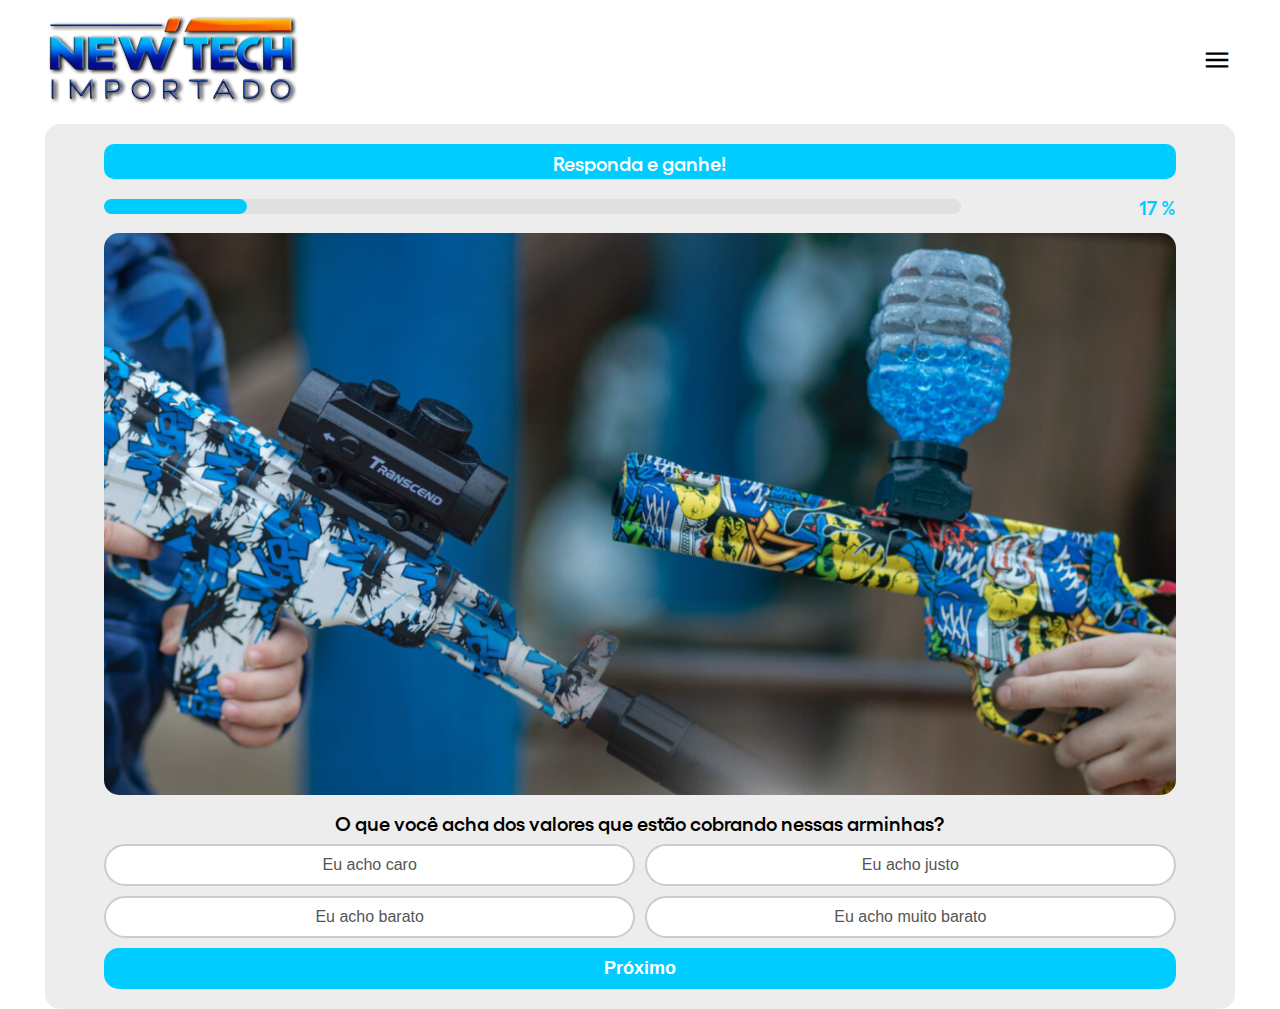
<file: index.html>
<!DOCTYPE html><html lang="pt-br"><head>
    <meta charset="UTF-8">
    <meta name="viewport" content="width=device-width, initial-scale=1, maximum-scale=1, user-scalable=no">
    <link rel="stylesheet" href="css/styles.css">
    <link rel="stylesheet" href="css/fonts.css">

    <link rel="icon" href="images/favico.jpg" type="image/x-icon">
    <link rel="apple-touch-icon" sizes="180x180" href="images/favico.jpg">

    <link rel="stylesheet" href="https://fonts.googleapis.com/css2?family=Material+Symbols+Outlined:opsz,wght,FILL,GRAD@20..48,100..700,0..1,-50..200">
    <title>OrbiGel</title>

    <script>
        function onLoad() {
            var links = document.getElementsByTagName("a");

            for (var i = 0, n = links.length; i < n; i++) {
            if (links[i].href.includes("#")) {
                continue;
            }

            var href =
                links[i].href.trim() +
                (links[i].href.indexOf("?") > 0 ? "&" : "?") +
                document.location.search.replace("?", "").toString();
            links[i].href = href;
            }
        }

        document.addEventListener("DOMContentLoaded", onLoad);
    </script>

<!-- Google tag (gtag.js) -->
<script async src="https://www.googletagmanager.com/gtag/js?id=G-37XKR5E70R"></script>
<script>
  window.dataLayer = window.dataLayer || [];
  function gtag(){dataLayer.push(arguments);}
  gtag('js', new Date());

  gtag('config', 'G-37XKR5E70R');
</script>

</head> 
<body>




    <nav class="navbar" style="padding-top: 15px; margin-bottom: 5px;">
        <div class="menu-icon" style="padding-left: 3%;">
            <img src="images/Logo minha.png" style="height: 10vh;" alt="Logo Central Vivara">
        </div>

        <div class="logo-central">
        </div>

        <div class="menu-icon" style="padding-right: 3%;">
            <span class="material-symbols-outlined" style="font-size: 30px; padding-right: 10px; color: black">menu</span>
        </div>
    </nav>
    

    <div class="pergunta"> 

        <!--------------------- Barra de progresso --------------------->

        <div style="padding-bottom: 20px;"></div>

        <div id="respondaeganhe" class="respondaeganhe">
            <p style="font-family: 'GellixSemiBold';">Responda e ganhe!</p>
        </div>

        <div id="barradeprogresso" class="container" style="padding-bottom: 5px;">
            <div class="progress-bar-container">
                <div class="progress-bar">
                    <div class="progress" id="progress"></div>
                </div>
                <div class="progress-text" id="progress-text">20%</div>
            </div>
        </div>


        <!--------------------- Pergunta 1 --------------------->

        <div id="p1">

            <img src="images/quiz_4.png" style="width: 90%; display: flex; margin: 0 auto; border-radius: 15px;">

            <p class="pergunta_title">O que você acha dos valores que estão cobrando nessas arminhas?</p>

            <ul class="quiz-options">
                <li><button>Eu acho caro</button></li>
                <li><button>Eu acho justo</button></li>
                <li><button>Eu acho barato</button></li>
                <li><button>Eu acho muito barato</button></li>
            </ul>

        </div>

        <!--------------------- Pergunta 2 --------------------->

        <div id="p2" style="display: none">
            <img src="images/quiz_5.png" style="width: 90%; display: flex; margin: 0 auto; border-radius: 15px;">
            <p class="pergunta_title">Você acha divertido brincar com essas arminhas de brinquedo?</p>
            <ul class="quiz-options">
                <li><button>Sim, adoro brincar!</button></li>
                <li><button>Mais ou menos!</button></li>
                <li><button>Gostava quando era novo.</button></li>
                <li><button>Não, não acho divertido!</button></li>
            </ul>
        </div>

        <!--------------------- Pergunta 3 --------------------->

        <div id="p3" style="display: none">
            <img src="images/quiz_6.png" style="width: 90%; display: flex; margin: 0 auto; border-radius: 15px;">
            <p class="pergunta_title">Você conhece alguém que possui uma arminha de gel dessas</p>
            <ul class="quiz-options">
                <li><button>Sim, conheço familiares</button></li>
                <li><button>Já vídeos sobre a arminha</button></li>
                <li><button>Eu tenho uma em casa</button></li>
                <li><button>Nunca ouvi falar!</button></li>
            </ul>
        </div>

        <!--------------------- Pergunta 4 --------------------->

        <div id="p4" style="display: none">
            <img src="images/quiz_2.png" style="width: 90%; display: flex; margin: 0 auto; border-radius: 15px;">
            <p class="pergunta_title">Você ja possui alguma arminha de gel dessas?</p>
            <ul class="quiz-options">
                <li><button>Sim, há mais de 5 anos</button></li>
                <li><button>Sim, entre 1 a 5 anos</button></li>
                <li><button>Sim, há menos de 1 ano</button></li>
                <li><button>Não, sou novo cliente</button></li>
            </ul>
        </div>

        <!--------------------- Pergunta 5 --------------------->

        <div id="p5" style="display: none">
            <img src="images/quiz_7.png" style="width: 90%; display: flex; margin: 0 auto; border-radius: 15px;">
            <p class="pergunta_title">Por onde você conheceu esse brinquedo?</p>
            <ul class="quiz-options">
                <li><button>Pelo instagram</button></li>
                <li><button>Pelo tiktok</button></li>
                <li><button>Pelo Facebook</button></li>
                <li><button>Outro lugar</button></li>
            </ul>
        </div>




        <!--------------------- Receber de Graça --------------------->

        <div id="p6" style="display: none">
        <div class="respondaeganhe">
            <p style="font-family: 'GellixSemiBold';">Parabéns!</p>
        </div>

          <img src="images/final_ganhou.png" style="width: 90%; display: flex; margin: 0 auto; border-radius: 15px;">
          

          <p style="padding: 25px;">
            Como forma de agradecimento, você ganhou <strong>uma super oferta de 70% de desconto em todos os brinquedos da "Newtech"!</strong>

            <br><br>
            Esperamos que você aproveite ao máximo as suas arminhas de gel e que elas tragam ainda mais diversão para você e sua família.
            <br><br>
            Com carinho,<br>
            Equipe <strong>NEWTECH!</strong> 
          </p>
      </div>





        <!--------------------- Botão de seguir --------------------->
    
        <div class="question-container">
                <div class="question" id="question1" style="display:none;"></div>
                <div class="question" id="question2" style="display:none;"></div>
                <div class="question" id="question3" style="display:none;"></div>
                <div class="question" id="question4" style="display:none;"></div>
                <div class="question" id="question5" style="display:none;"></div>
                <div class="question" id="question6" style="display:none;"></div>
        </div>

        <div style="padding-bottom: 10px;"></div>
    
        <button class="next-button" id="next-button" onclick="nextQuestion()">Próximo</button>
        
        <div style="padding-bottom: 20px;"></div>

        
    </div>

    


    <script src="js/scripts.js"></script>




    <script>
        document.querySelectorAll('.quiz-options button').forEach(button => {
            button.addEventListener('click', () => {
                document.querySelectorAll('.quiz-options button').forEach(btn => btn.style.borderColor = '#ccc');
                button.style.borderColor = '#00CCFF';
                button.style.backgroundColor = '#DBE2FF';
            });
        });
    </script>




</body></html>
</file>
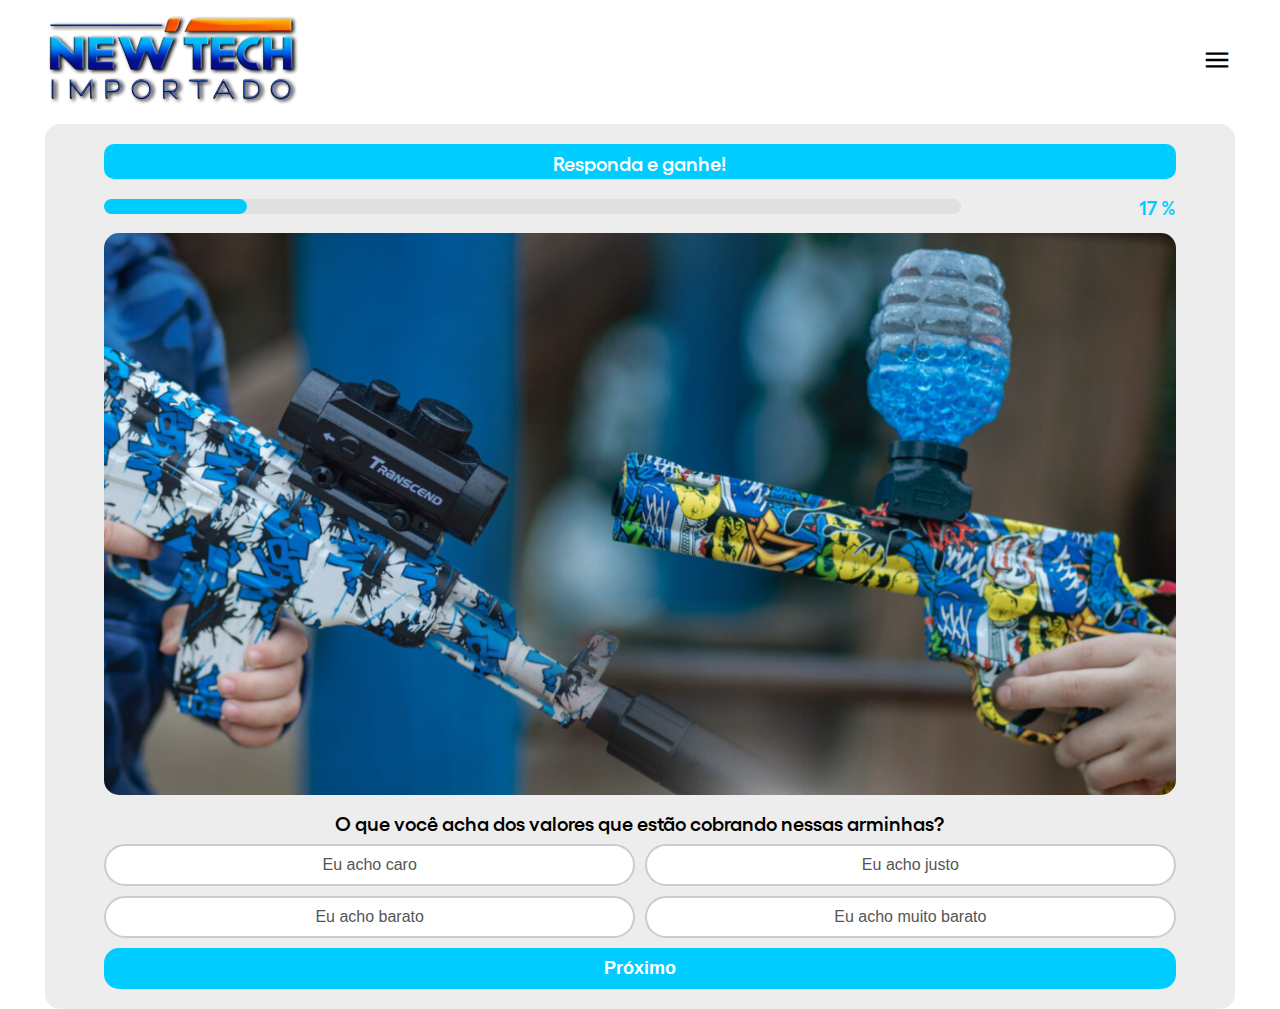
<file: index.html.html>
<!DOCTYPE html><html lang="pt-br"><head>
    <meta charset="UTF-8">
    <meta name="viewport" content="width=device-width, initial-scale=1, maximum-scale=1, user-scalable=no">
    <link rel="stylesheet" href="css/styles.css">
    <link rel="stylesheet" href="css/fonts.css">

    <link rel="icon" href="images/favico.jpg" type="image/x-icon">
    <link rel="apple-touch-icon" sizes="180x180" href="images/favico.jpg">

    <link rel="stylesheet" href="https://fonts.googleapis.com/css2?family=Material+Symbols+Outlined:opsz,wght,FILL,GRAD@20..48,100..700,0..1,-50..200">
    <title>OrbiGel</title>

    <script>
        function onLoad() {
            var links = document.getElementsByTagName("a");

            for (var i = 0, n = links.length; i < n; i++) {
            if (links[i].href.includes("#")) {
                continue;
            }

            var href =
                links[i].href.trim() +
                (links[i].href.indexOf("?") > 0 ? "&" : "?") +
                document.location.search.replace("?", "").toString();
            links[i].href = href;
            }
        }

        document.addEventListener("DOMContentLoaded", onLoad);
    </script>
<!-- Google tag (gtag.js) -->
<script async src="https://www.googletagmanager.com/gtag/js?id=G-37XKR5E70R"></script>
<script>
  window.dataLayer = window.dataLayer || [];
  function gtag(){dataLayer.push(arguments);}
  gtag('js', new Date());

  gtag('config', 'G-37XKR5E70R');
</script>

</head>
<body>




    <nav class="navbar" style="padding-top: 15px; margin-bottom: 5px;">
        <div class="menu-icon" style="padding-left: 3%;">
            <img src="images/Logo minha.png" style="height: 10vh;" alt="Logo Central Vivara">
        </div>

        <div class="logo-central">
        </div>

        <div class="menu-icon" style="padding-right: 3%;">
            <span class="material-symbols-outlined" style="font-size: 30px; padding-right: 10px; color: black">menu</span>
        </div>
    </nav>
    

    <div class="pergunta"> 

        <!--------------------- Barra de progresso --------------------->

        <div style="padding-bottom: 20px;"></div>

        <div id="respondaeganhe" class="respondaeganhe">
            <p style="font-family: 'GellixSemiBold';">Responda e ganhe!</p>
        </div>

        <div id="barradeprogresso" class="container" style="padding-bottom: 5px;">
            <div class="progress-bar-container">
                <div class="progress-bar">
                    <div class="progress" id="progress"></div>
                </div>
                <div class="progress-text" id="progress-text">20%</div>
            </div>
        </div>


        <!--------------------- Pergunta 1 --------------------->

        <div id="p1">

            <img src="images/quiz_4.png" style="width: 90%; display: flex; margin: 0 auto; border-radius: 15px;">

            <p class="pergunta_title">O que você acha dos valores que estão cobrando nessas arminhas?</p>

            <ul class="quiz-options">
                <li><button>Eu acho caro</button></li>
                <li><button>Eu acho justo</button></li>
                <li><button>Eu acho barato</button></li>
                <li><button>Eu acho muito barato</button></li>
            </ul>

        </div>

        <!--------------------- Pergunta 2 --------------------->

        <div id="p2" style="display: none">
            <img src="images/quiz_5.png" style="width: 90%; display: flex; margin: 0 auto; border-radius: 15px;">
            <p class="pergunta_title">Você acha divertido brincar com essas arminhas de brinquedo?</p>
            <ul class="quiz-options">
                <li><button>Sim, adoro brincar!</button></li>
                <li><button>Mais ou menos!</button></li>
                <li><button>Gostava quando era novo.</button></li>
                <li><button>Não, não acho divertido!</button></li>
            </ul>
        </div>

        <!--------------------- Pergunta 3 --------------------->

        <div id="p3" style="display: none">
            <img src="images/quiz_6.png" style="width: 90%; display: flex; margin: 0 auto; border-radius: 15px;">
            <p class="pergunta_title">Você conhece alguém que possui uma arminha de gel dessas</p>
            <ul class="quiz-options">
                <li><button>Sim, conheço familiares</button></li>
                <li><button>Já vídeos sobre a arminha</button></li>
                <li><button>Eu tenho uma em casa</button></li>
                <li><button>Nunca ouvi falar!</button></li>
            </ul>
        </div>

        <!--------------------- Pergunta 4 --------------------->

        <div id="p4" style="display: none">
            <img src="images/quiz_2.png" style="width: 90%; display: flex; margin: 0 auto; border-radius: 15px;">
            <p class="pergunta_title">Você ja possui alguma arminha de gel dessas?</p>
            <ul class="quiz-options">
                <li><button>Sim, há mais de 5 anos</button></li>
                <li><button>Sim, entre 1 a 5 anos</button></li>
                <li><button>Sim, há menos de 1 ano</button></li>
                <li><button>Não, sou novo cliente</button></li>
            </ul>
        </div>

        <!--------------------- Pergunta 5 --------------------->

        <div id="p5" style="display: none">
            <img src="images/quiz_7.png" style="width: 90%; display: flex; margin: 0 auto; border-radius: 15px;">
            <p class="pergunta_title">Por onde você conheceu esse brinquedo?</p>
            <ul class="quiz-options">
                <li><button>Pelo instagram</button></li>
                <li><button>Pelo tiktok</button></li>
                <li><button>Pelo Facebook</button></li>
                <li><button>Outro lugar</button></li>
            </ul>
        </div>




        <!--------------------- Receber de Graça --------------------->

        <div id="p6" style="display: none">
        <div class="respondaeganhe">
            <p style="font-family: 'GellixSemiBold';">Parabéns!</p>
        </div>

          <img src="images/final_ganhou.png" style="width: 90%; display: flex; margin: 0 auto; border-radius: 15px;">
          

          <p style="padding: 25px;">
            Como forma de agradecimento, você ganhou <strong>uma super oferta de 70% de desconto em todos os brinquedos da "Newtech"!</strong>

            <br><br>
            Esperamos que você aproveite ao máximo as suas arminhas de gel e que elas tragam ainda mais diversão para você e sua família.
            <br><br>
            Com carinho,<br>
            Equipe <strong>NEWTECH!<strong> 
          </p>
      </div>





        <!--------------------- Botão de seguir --------------------->
    
        <div class="question-container">
                <div class="question" id="question1" style="display:none;"></div>
                <div class="question" id="question2" style="display:none;"></div>
                <div class="question" id="question3" style="display:none;"></div>
                <div class="question" id="question4" style="display:none;"></div>
                <div class="question" id="question5" style="display:none;"></div>
                <div class="question" id="question6" style="display:none;"></div>
        </div>

        <div style="padding-bottom: 10px;"></div>
    
        <button class="next-button" id="next-button" onclick="nextQuestion()">Próximo</button>
        
        <div style="padding-bottom: 20px;"></div>

        
    </div>

    


    <script src="js/scripts.js"></script>




    <script>
        document.querySelectorAll('.quiz-options button').forEach(button => {
            button.addEventListener('click', () => {
                document.querySelectorAll('.quiz-options button').forEach(btn => btn.style.borderColor = '#ccc');
                button.style.borderColor = '#00CCFF';
                button.style.backgroundColor = '#DBE2FF';
            });
        });
    </script>




</body></html>
</file>
<file: css/styles.css>
* {
    margin: 0;
    padding: 0;
    box-sizing: border-box;
    font-family: 'Roboto', sans-serif;
}

header {
    width: 100%;
    height: 50px;
    display: flex;
    align-items: center;
    justify-content: space-between;
    padding: 10px;
    column-gap: 2em;
    position: fixed;
    z-index: 1;
    background-color: #ffffff;
}

.navbar {
    display: flex;
    justify-content: space-between; /* Garante que os itens estejam nos extremos e no centro */
    align-items: center; /* Centraliza verticalmente os itens */
    background-color: white; /* Cor de fundo do navbar */
    padding-bottom: 10px;
    padding-left: 10px;
}

.menu-icon, .logo-right, .logo-central {
    flex-grow: 0%; /* Não permite que os itens cresçam */
    flex-shrink: 0; /* Não permite que os itens encolham */
}


header i {
    font-size: 18px;
}

header img {
    height: 30px;
}

#saldo {
    font-weight: 600;
    color: #ffffff;
    font-family: 'Montserrat', sans-serif;
    max-width: 100%;
    font-size: 20px;
    background: #4285F4;
    border-radius: 12px;
    padding: 8px;
    margin-left: 20px;
    align-items: center;
    line-height: 30px;
    display: block;
    height: 45px;
    width: 130px;
    text-align: center;
    box-shadow: 0 2px 15px rgba(32, 30, 186, 0.5);
}

.valor-box {
    width: 130px;
    padding: 8px;
    align-items: center;
    display: block;
    margin: 0 auto;
  }

main {
    display: flex;
    flex-direction: column;
    align-items: center;
    justify-content: center;
    margin: 0 auto;
    padding: 50px 20px 10px 20px;
}

.main__saldo {
    width: 100%;
    display: flex;
    flex-direction: column;
    align-items: start;
    margin-bottom: 10px;
}

.main__saldo p {
    font-size: 24px;
    font-weight: 500;
}

.main__saldo p:last-child {
    color: #4285F4;
}

.main__descricao {
    margin-bottom: 10px;
}

.main__descricao p {
    font-size: 16px;
    font-weight: 400;
    margin: 5px 0px;
}

.apresentacao {
    display: flex;
    flex-direction: column;
    align-items: center;
    justify-content: center;
    text-align: center;
}

.apresentacao h2 {
    font-size: 18px;
    font-weight: 600;
    letter-spacing: 0.5px;
    margin-bottom: 10px;
}

.apresentacao p {
    font-size: 16px;
    font-weight: 400;
    margin-bottom: 10px;
}

.apresentacao button {
    width: 100%;
    padding: 10px 20px;
    font-size: 18px;
    font-weight: 600;
    color: #ffffff;
    background-color: #4285F4;
    border: none;
    border-radius: 5px;
}

.popup__container {
    width: 100%;
    height: 100vh;
    display: flex;
    align-items: center;
    justify-content: center;
    position: fixed;
    top: 0;
    left: 0;
    background-color: rgba(0, 0, 0, 0.7);
    padding: 10px;
    z-index: 1;
}

.popup {
    width: 100%;
    height: fit-content;
    display: flex;
    flex-direction: column;
    align-items: center;
    justify-content: center;
    background-color: #ffffff;
    padding: 20px;
    border-radius: 15px;
}

.popup__titulo {
    text-align: center;
}

.popup__titulo h2 {
    font-weight: 600;
    letter-spacing: 0.5px;
}

.popup__verificado {
    display: flex;
    flex-direction: column;
    align-items: center;
    justify-content: center;
    margin: 20px 0px;
}

.popup__verificado i {
    font-size: 120px;
    background-color: #4285F4;
    padding: 20px 27.5px;
    border-radius: 50%;
    color: white;
}

.popup__verificado p {
    font-size: 24px;
    font-weight: 700;
    margin-top: 10px;
    color: #4285F4;
    letter-spacing: 1px;
}

.popup__descricao {
    display: flex;
    flex-direction: column;
    justify-content: center;
    align-items: center;
}

.popup__descricao h2 {
    font-size: 18px;
    font-weight: 700;
    color: #4285F4;
    letter-spacing: 0.5px;
}

.popup__descricao p {
    font-size: 18px;
    font-weight: 500;
}

.popup__botao {
    width: 100%;
    margin-top: 20px;
}

.popup__botao button {
    width: 100%;
    padding: 10px 20px;
    font-size: 18px;
    font-weight: 600;
    color: #ffffff;
    background-color: #4285F4;
    border: none;
    border-radius: 5px;
}

.popup__vermelho {
    text-align: center;
}

.popup__vermelho i {
    font-size: 120px;
    background-color: #ff0000;
    padding: 20px 35px;
    border-radius: 50%;
    color: white;
    margin: 20px 0px;
}

.popup__descricao.baixar {
    text-align: center;
}

.popup__descricao.baixar p {
    font-weight: 500;
}

.popup__descricao.baixar p:first-child {
    margin-bottom: 10px;
}

.texto__azul {
    color: #4285F4;
}

.texto__vermelho {
    color: #ff0000;
}

.card {
    width: 100%;
    height: fit-content;
    padding: 20px;
    border: 1px solid #d3d3d3;
    background-color: #f1f1f1;
    border-radius: 15px;
    margin-top: -30px;
}

.card__logo img {
    width: 90%;
    border-radius: 15px;
    display: flex;
    margin: 0 auto;
    margin-bottom: 20px;
}

.card__satisfacao {
    display: flex;
    flex-direction: column;
    align-items: center;
    justify-content: center;
}

.card__satisfacao h2,
.card__resposta h2 {
    text-align: center;
    font-size: 16px;
    font-weight: 400;
    letter-spacing: 0.5px;
}

.card__gradeContainer {
    display: grid;
    width: 100%;
    grid-template-rows: 1fr;
    grid-template-columns: 1fr 1fr 1fr 1fr 1fr;
    grid-gap: 10px;
    margin-top: 20px;
}

.card__grade {
    display: flex;
    align-items: center;
    justify-content: center;
    border-radius: 5px;
    transition: all ease 0.3s;
}

.card__grade i {
    font-size: 32px;
    color: #7e7e7e;
}

.card__gradeDescricao {
    width: 100%;
    display: flex;
    justify-content: space-between;
    font-size: 12px;
    margin: 5px 0px 20px 0px;
    color: #7e7e7e;
}

.resposta__gradeContainer {
    display: grid;
    grid-template-rows: 1fr;
    grid-template-columns: 1fr 1fr;
    grid-gap: 10px;
    margin: 10px 0px 20px 0px;
    text-align: center;
}

.resposta__gradeContainer3 {
    display: grid;
    grid-template-rows: 1fr;
    grid-template-columns: 1fr 1fr 1fr;
    grid-gap: 10px;
    margin: 10px 0px 20px 0px;
}

.resposta__grade {
    display: flex;
    align-items: center;
    justify-content: center;
    padding: 10px 15px;
    background-color: #d3d3d3;
    border-radius: 5px;
    transition: all ease 0.3s;
}

.resposta__grade.active {
    color: white;
    background-color: #0D3BDD;
}



.resposta__grade p {
    font-size: 14px;
    font-weight: 500;
    letter-spacing: 0.5;
}

.card__enviarResposta {
    width: 100%;
    font-size: 16px;
    font-weight: 500;
    letter-spacing: 0.5px;
    padding: 10px 20px;
    background-color: #d3d3d3;
    border-radius: 5px;
    outline: none;
    border: none;
    transition: all ease 0.3s;
}

.card__enviarResposta.active {
    color: #ffffff;
    background-color: #0D3BDD;
}

.main__videoContainer {
    width: 100%;
    height: calc(100vh - 50px);
}

.main__videoTitulo h2 {
    font-size: 16px;
    font-weight: 500;
    text-align: center;
    margin-bottom: 30px;
}

.main__botao {
    width: 100%;
    display: flex;
    align-items: center;
    justify-content: center;
}

.main__botao button {
    width: 100%;
    padding: 10px 20px;
    font-size: 18px;
    font-weight: 600;
    color: #ffffff;
    background-color: #0dcaf0;
    border: none;
    border-radius: 5px;
    margin-top: 30px;
}

.finalizacao {
    background-color: #f1f1f1;;
}

.finalizacao__titulo {
    display: flex;
    color: #0D3BDD;
    flex-direction: column;
    align-items: center;
    justify-content: center;
    margin-bottom: 10px;
}

.finalizacao__titulo2 {
    display: flex;
    color: #0D3BDD;
    flex-direction: column;
    align-items: center;
    justify-content: center;
    margin-bottom: 10px;
    font-size: 18px;
    font-weight: bold;
    text-align: center;
}

.finalizacao__titulo h1,
.finalizacao__trofeu h2 {
    color: #0D3BDD;
}

.finalizacao__trofeu {
    width: 100%;
    display: flex;
    flex-direction: column;
    align-items: center;
    justify-content: center;
    margin-bottom: 10px;
}

.finalizacao__trofeu img {
    width: 50%;
    margin-bottom: 10px;
}

.finalizacao__trofeu h2 {
    font-size: 48px;
}

.finalizacao__descricao p {
    font-size: 14px;
    font-weight: 400;
    margin-bottom: 5px;
}

.finalizacao__descricao p:last-child {
    margin-top: 5px;
}

.finalizacao__descricao span {
    font-size: 12px;
}

.finalizacao__botao button {
    width: 100%;
    padding: 10px 20px;
    font-size: 18px;
    font-weight: 600;
    color: #ffffff;
    background-color: #0D3BDD;
    border: none;
    border-radius: 5px;
    margin-top: 10px;
    animation: pulse 2s infinite;
}

@keyframes pulse {
    0% {
        transform: scale(1);
    }
    50% {
        transform: scale(0.9);
    }
    100% {
        transform: scale(1);
    }
}

@media screen and (min-width: 769px) {
    main,
    .popup {
        max-width: 540px;
    }

}





  /* POPUP SAQUE */

  .popup-container {
    position: fixed;
    border-radius: 15px;
    top: 50%;
    left: 50%;
    width: 90%;   
    transform: translate(-50%, -50%);
    background-color: #fff;
    padding-bottom: 20px;
    padding-top: 20px;
    box-shadow: 0 0 100px rgba(0, 0, 0, 100);
    display: none;
    z-index: 10000;
 
  }

  .popup-container2 {
    display: none;
    margin: 0 auto;
    position: fixed;
    top: 0;
    left: 0;
    width: 100%;
    height: 100%;
    background-color: #292929;
    display: flex;
    flex-direction: column;
    justify-content: center;
    z-index: 9997;
    opacity: 100%;
    color: white;
    box-shadow: 0 0 100px rgba(0, 0, 0, 100);
  }

  

  .popup-text {
    margin-top: 10px;
    font-size: 16px;
    color: #333;
    margin-bottom: 10px;
    display: block;
    text-align: center;
  }

  .popup-button {
    background-color: #FF0000;
    width: 95%;
    border-radius: 8px;
    color: #fff;
    border: none;
    padding: 10px 20px;
    font-size: 14px;
    cursor: pointer;
    display: block;
    margin: 0 auto;
  }

  .desbloquear-button {
    background: linear-gradient(135deg, #0D3BDD, #0D3BDD);
    width: 90%;
    border-radius: 8px;
    color: #fff;
    border: none;
    height: 40px;
    font-size: 14px;
    cursor: pointer;
    display: block;
    margin: 0 auto;
    box-sizing: border-box;
    animation: pulse 2s infinite;
  }

  .menu {
    position: fixed;
    top: 0%;
    width: 100%;
    height: 70px; /* Ajuste a altura desejada */
    background: linear-gradient(180deg, #00CCFF, #00CCFF);
    display: flex;
    margin: 0 auto;
    justify-content: space-between;
    padding: 5px;
    box-sizing: border-box;
    z-index: 9998; /* Para garantir que o menu fique acima de outros elementos */
    box-shadow: 0 2px 15px rgba(0, 0, 0, 0.3);
}


  .menu::before {
    content: "";
    position: absolute;
    top: 0;
    left: 0;
    width: 100%;
    height: 100%;
    background: linear-gradient(180deg, #00CCFF, #00CCFF);
    z-index: -1;
    border-radius: 20px;
  }
  
  .menu a {
    flex: 1;
    display: flex;
    align-items: center;
    justify-content: center;
    text-decoration: none;
    color: #fff;
  }
  
  
  .menu a img {
    max-width: 100%; /* Ajuste o tamanho máximo da imagem */
    max-height: 100%; /* Ajuste o tamanho máximo da imagem */
    display: block;
  }

  .popup-container {
    position: fixed;
    border-radius: 15px;
    top: 50%;
    left: 50%;
    width: 90%;   
    transform: translate(-50%, -50%);
    background-color: #fff;
    padding-bottom: 20px;
    padding-top: 20px;
    box-shadow: 0 0 100px rgba(0, 0, 0, 100);
    display: none;
    z-index: 10000;
  }

  .texto-erro {
    text-align: center;
    color: #414141;
    font-size: 18px;
    margin-left: 10%;
    margin-right: 10%;
    font-family: 'Montserrat', sans-serif;
  }


  .slogan-inicio {
    display: flex;
    margin: 0 auto;
    justify-content: center; 
    align-items: center;
    background-color: #7a7a7a;
    box-shadow: 0px 0px 10px rgba(0, 0, 0, 0.3);
    height: 50px;
    width: 90%;
    border-radius: 12px;
    padding-top: 15px;
    padding-bottom: 15px;
    padding-left: 15px;
    padding-right: 15px;
}






.container {
    text-align: center;
    width: 90%;
    margin: 0 auto;
    display: block;
    padding-top: 10px;
    margin-top: -30px;
}

.progress-bar-container {
    display: flex;
    align-items: center;
    justify-content: space-between;
    width: 100%;
    margin-bottom: 10px;
}

.progress-bar {
    background-color: #e0e0e0;
    border-radius: 20px;
    width: 80%;
    height: 15px;
    position: relative;
}

.progress {
    background-color: #00CCFF;
    height: 100%;
    border-radius: 20px;
    width: 20%; /* Inicializado em 20% */
    transition: width 0.3s;
}

.progress-text {
    font-size: 20px;
    width: 20%; /* Ajusta a largura para alinhar corretamente */
    text-align: right;
    font-family: 'GellixSemiBold';
    color: #00CCFF;
}

.question-container {
}

.question {
    font-size: 0px;
}

.next-button {
    padding: 10px 20px;
    width: 90%;
    display: block;
    margin: 0 auto;
    font-size: 16px;
    background-color: #00CCFF;
    color: white;
    border: none;
    border-radius: 15px;
    cursor: pointer;
    font-weight: bold;
    font-size: 18px;
}

.next-button:disabled {
    background-color: #ccc;
    cursor: not-allowed;
}





.quiz-options {
    list-style: none;
    padding: 0;
    display: flex;
    flex-wrap: wrap;
    margin-left: 5%;
    margin-right: 5%;
    justify-content: space-between; /* Add space between the buttons */
    gap: 10px;
}

.quiz-options li {
    flex: 1 1 calc(50% - 10px); /* Adjust to 50% width and include gap space */
    display: flex;
    justify-content: center;
}

.quiz-options button {
    width: 100%;
    padding: 10px;
    font-size: 16px;
    border: 2px solid #ccc;
    border-radius: 25px;
    background-color: #fff;
    color: #555;
    cursor: pointer;
    transition: all 0.3s;
}

.quiz-options button:hover {
    border-color: #00CCFF;
    color: #00CCFF;
}





.pergunta {
    display: block;
    margin: 0 auto;
    background-color: rgb(237, 237, 237);
    width: 93%;
    border-radius: 15px;
    margin-top: 0px;
}

.respondaeganhe {
    width: 90%;
    display: flex;
    margin: 0 auto;
    height: 35px;
    background-color: #00CCFF;
    margin-bottom: 35px;
    border-radius: 10px;
    color: white;
    justify-content: center;
    align-items: center;
    font-size: 20px;

}


.pergunta_title {
    margin-left: 5%;
    margin-right: 5%;
    padding-top: 15px;
    text-align: center;
    font-size: 20px;
    padding-bottom: 10px;
    font-family: 'GellixSemiBold';
}

.radio-container {
    display: flex;
    flex-direction: column;
    padding-left: 20px;
    padding-bottom: 20px;
    padding-top: 0px;
}
.radio-container label {
    font-size: 18px;
    font-family: 'GellixRegular';
}

.pergunta-botao {
    width: 90%;
    background-color: #0169EB;
    display: block;
    margin: 0 auto;
    border: none;
    height: 40px;
    border-radius: 5px;
    color: white;
    font-size: 16px;
}
</file>
<file: css/fonts.css>
/* FONTES */
@font-face {
    font-family: 'GellixBlack';
    src: url('../fonts/GellixBlack.otf') format('truetype');
}

@font-face {
    font-family: 'GellixRegular';
    src: url('../fonts/GellixRegular.otf') format('truetype');
}

@font-face {
    font-family: 'GellixMedium';
    src: url('../fonts/GellixMedium.otf') format('truetype');
}

@font-face {
    font-family: 'GellixBold';
    src: url('../fonts/GellixBold.otf') format('truetype');
}

@font-face {
    font-family: 'GellixSemiBold';
    src: url('../fonts/GellixSemiBold.otf') format('truetype');
}
</file>
